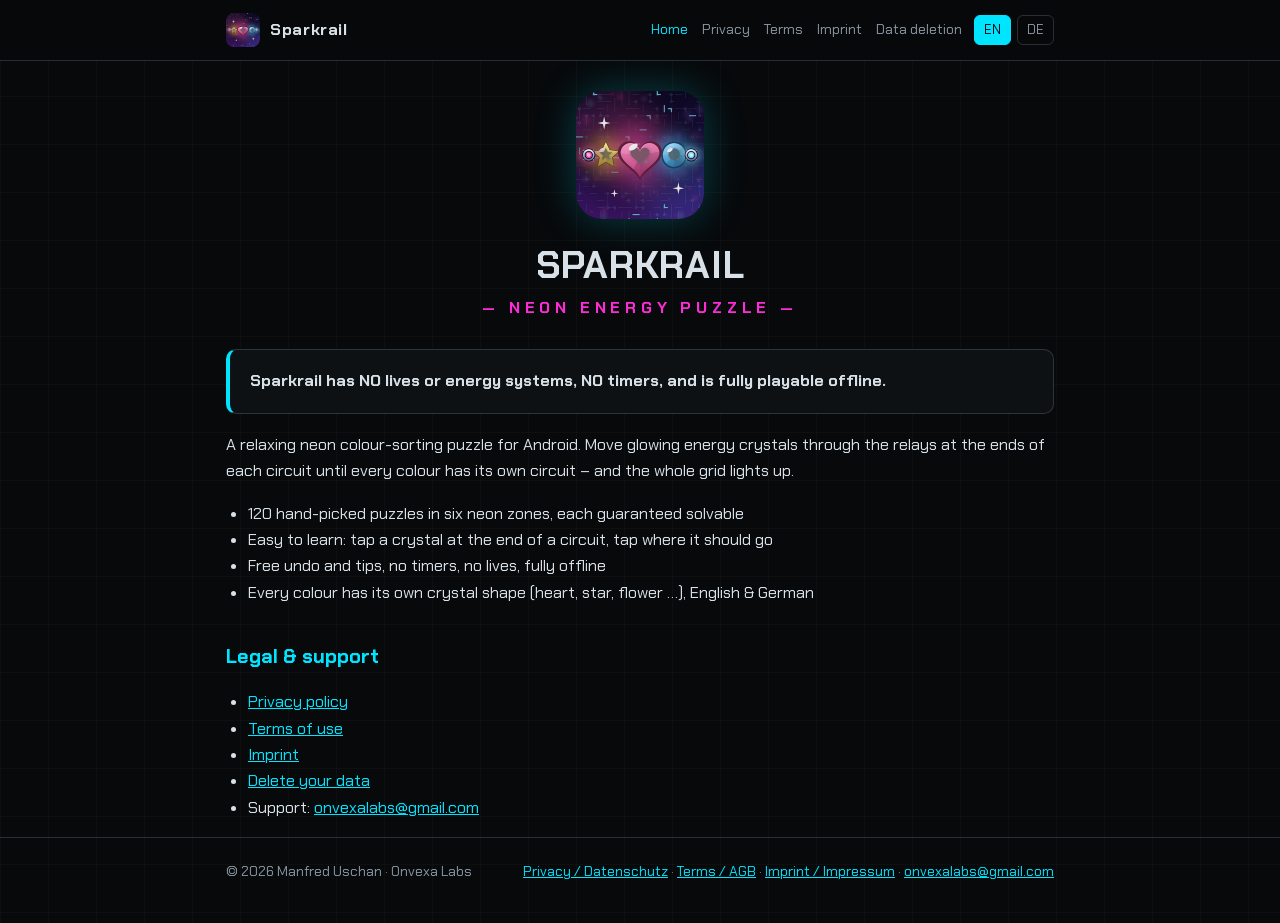
<file: index.html>
<!doctype html>
<html lang="en">
<head>
  <meta charset="utf-8">
  <meta name="viewport" content="width=device-width, initial-scale=1">
  <title>Sparkrail</title>
  <meta name="title-en" content="Sparkrail">
  <meta name="title-de" content="Sparkrail">
  <meta name="description" content="Neon energy-circuit colour sorting puzzle for Android. No lives, no timers, fully offline.">
  <meta name="theme-color" content="#07090b">
  <link rel="icon" type="image/png" href="assets/favicon.png">
  <link rel="apple-touch-icon" href="assets/apple-touch-icon.png">
  <link rel="stylesheet" href="assets/style.css">
  <script src="assets/site.js"></script>
</head>
<body>
  <header class="top">
    <div class="wrap bar">
      <a class="brand" href="index.html"><img src="assets/icon.png" alt="">Sparkrail</a>
      <nav class="links">
        <a href="index.html" aria-current="page"><span data-lang="en">Home</span><span data-lang="de">Start</span></a>
        <a href="privacy.html"><span data-lang="en">Privacy</span><span data-lang="de">Datenschutz</span></a>
        <a href="terms.html"><span data-lang="en">Terms</span><span data-lang="de">Nutzungsbedingungen</span></a>
        <a href="imprint.html"><span data-lang="en">Imprint</span><span data-lang="de">Impressum</span></a>
        <a href="delete-data.html"><span data-lang="en">Data deletion</span><span data-lang="de">Datenlöschung</span></a>
      </nav>
      <div class="lang" role="group" aria-label="Language">
        <button type="button" data-set="en" aria-pressed="false">EN</button>
        <button type="button" data-set="de" aria-pressed="false">DE</button>
      </div>
    </div>
  </header>
  <main class="wrap">
    <article data-lang="en" lang="en">

      <section class="hero">
        <img src="assets/icon.png" alt="Sparkrail icon" width="128" height="128">
        <h1>SPARKRAIL</h1>
        <div class="sub">— NEON ENERGY PUZZLE —</div>
      </section>
      <p class="card promise"><strong>Sparkrail has NO lives or energy systems, NO timers, and is fully playable offline.</strong></p>
      <p>A relaxing neon colour-sorting puzzle for Android. Move glowing energy crystals through the relays at the ends
      of each circuit until every colour has its own circuit – and the whole grid lights up.</p>
      <ul>
        <li>120 hand-picked puzzles in six neon zones, each guaranteed solvable</li>
        <li>Easy to learn: tap a crystal at the end of a circuit, tap where it should go</li>
        <li>Free undo and tips, no timers, no lives, fully offline</li>
        <li>Every colour has its own crystal shape (heart, star, flower …), English &amp; German</li>
      </ul>
      <h2>Legal &amp; support</h2>
      <ul>
        <li><a href="privacy.html">Privacy policy</a></li>
        <li><a href="terms.html">Terms of use</a></li>
        <li><a href="imprint.html">Imprint</a></li>
        <li><a href="delete-data.html">Delete your data</a></li>
        <li>Support: <a href="mailto:onvexalabs@gmail.com">onvexalabs@gmail.com</a></li>
      </ul>

    </article>
    <article data-lang="de" lang="de">

      <section class="hero">
        <img src="assets/icon.png" alt="Sparkrail Icon" width="128" height="128">
        <h1>SPARKRAIL</h1>
        <div class="sub">— NEON ENERGY PUZZLE —</div>
      </section>
      <p class="card promise"><strong>Sparkrail hat KEINE Leben- oder Energiesysteme, KEINE Timer und ist vollständig offline spielbar.</strong></p>
      <p>Ein entspannendes Neon-Farb-Sortierrätsel für Android. Bewege leuchtende Energiekristalle über die Relais an den
      Enden der Kreise, bis jede Farbe ihren eigenen Kreis hat – und das ganze Netz aufleuchtet.</p>
      <ul>
        <li>120 ausgewählte Rätsel in sechs Neon-Zonen, jedes garantiert lösbar</li>
        <li>Leicht zu lernen: Kristall am Ende eines Kreises antippen, Ziel antippen</li>
        <li>Kostenloses Rückgängig, hilfreiche Tipps, keine Timer, keine Leben – komplett offline</li>
        <li>Jede Farbe hat ihre eigene Kristallform (Herz, Stern, Blume …), Deutsch &amp; Englisch</li>
      </ul>
      <h2>Rechtliches &amp; Support</h2>
      <ul>
        <li><a href="privacy.html?lang=de">Datenschutzerklärung</a></li>
        <li><a href="terms.html?lang=de">Nutzungsbedingungen</a></li>
        <li><a href="imprint.html?lang=de">Impressum</a></li>
        <li><a href="delete-data.html?lang=de">Datenlöschung</a></li>
        <li>Support: <a href="mailto:onvexalabs@gmail.com">onvexalabs@gmail.com</a></li>
      </ul>

    </article>
  </main>
  <footer>
    <div class="wrap">
      <span>© 2026 Manfred Uschan · Onvexa Labs</span>
      <span><a href="privacy.html">Privacy / Datenschutz</a> · <a href="terms.html">Terms / AGB</a> · <a href="imprint.html">Imprint / Impressum</a> · <a href="mailto:onvexalabs@gmail.com">onvexalabs@gmail.com</a></span>
    </div>
  </footer>
</body>
</html>
</file>
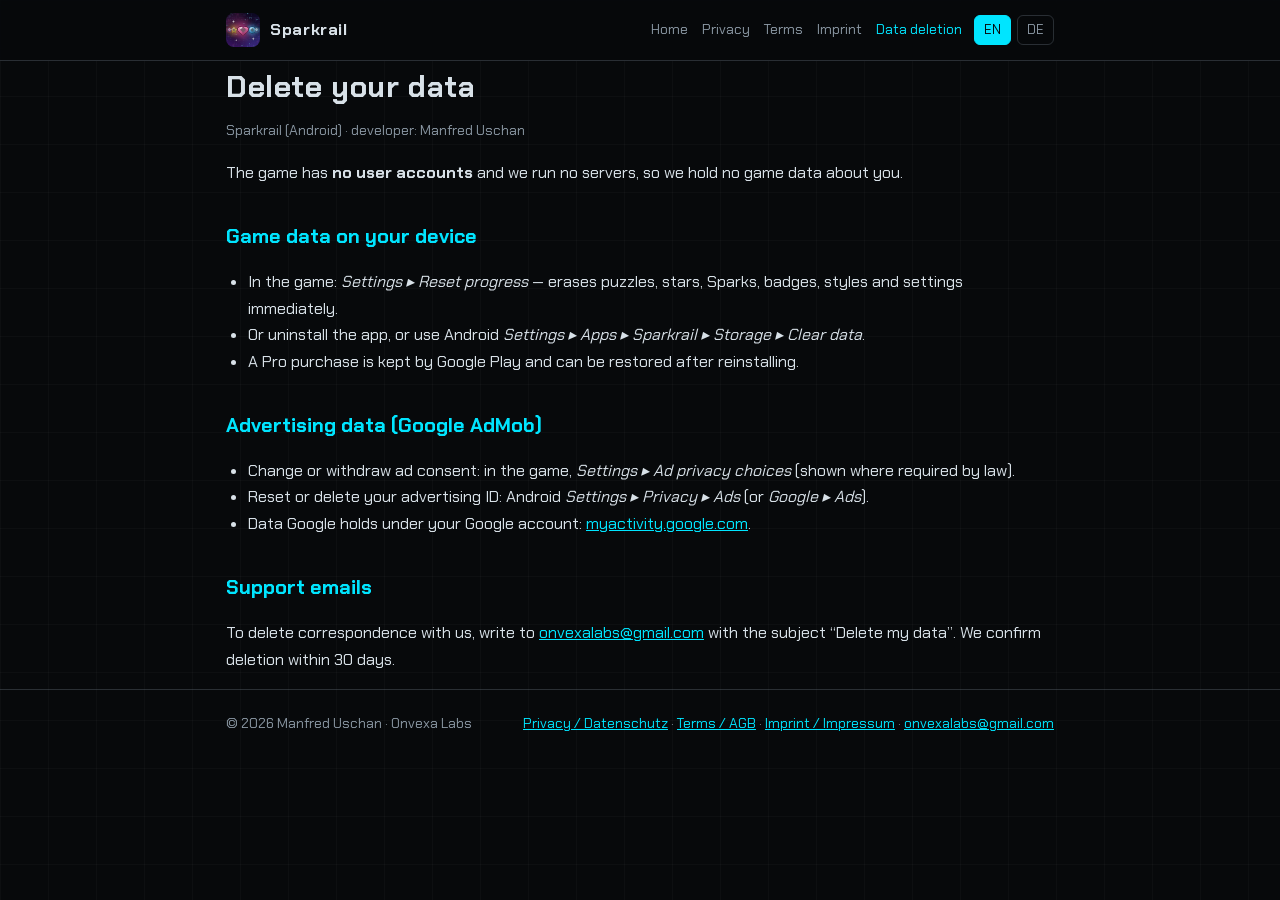
<file: delete-data.html>
<!doctype html>
<html lang="en">
<head>
  <meta charset="utf-8">
  <meta name="viewport" content="width=device-width, initial-scale=1">
  <title>Delete your data · Sparkrail</title>
  <meta name="title-en" content="Delete your data · Sparkrail">
  <meta name="title-de" content="Daten löschen · Sparkrail">
  <meta name="description" content="How to delete data for Sparkrail.">
  <meta name="theme-color" content="#07090b">
  <link rel="icon" type="image/png" href="assets/favicon.png">
  <link rel="apple-touch-icon" href="assets/apple-touch-icon.png">
  <link rel="stylesheet" href="assets/style.css">
  <script src="assets/site.js"></script>
</head>
<body>
  <header class="top">
    <div class="wrap bar">
      <a class="brand" href="index.html"><img src="assets/icon.png" alt="">Sparkrail</a>
      <nav class="links">
        <a href="index.html"><span data-lang="en">Home</span><span data-lang="de">Start</span></a>
        <a href="privacy.html"><span data-lang="en">Privacy</span><span data-lang="de">Datenschutz</span></a>
        <a href="terms.html"><span data-lang="en">Terms</span><span data-lang="de">Nutzungsbedingungen</span></a>
        <a href="imprint.html"><span data-lang="en">Imprint</span><span data-lang="de">Impressum</span></a>
        <a href="delete-data.html" aria-current="page"><span data-lang="en">Data deletion</span><span data-lang="de">Datenlöschung</span></a>
      </nav>
      <div class="lang" role="group" aria-label="Language">
        <button type="button" data-set="en" aria-pressed="false">EN</button>
        <button type="button" data-set="de" aria-pressed="false">DE</button>
      </div>
    </div>
  </header>
  <main class="wrap">
    <article data-lang="en" lang="en">

      <h1>Delete your data</h1>
      <p class="meta">Sparkrail (Android) · developer: Manfred Uschan</p>
      <p>The game has <strong>no user accounts</strong> and we run no servers, so we hold no game data about you.</p>
      <h2>Game data on your device</h2>
      <ul>
        <li>In the game: <em>Settings ▸ Reset progress</em> — erases puzzles, stars, Sparks, badges, styles and settings immediately.</li>
        <li>Or uninstall the app, or use Android <em>Settings ▸ Apps ▸ Sparkrail ▸ Storage ▸ Clear data</em>.</li>
        <li>A Pro purchase is kept by Google Play and can be restored after reinstalling.</li>
      </ul>
      <h2>Advertising data (Google AdMob)</h2>
      <ul>
        <li>Change or withdraw ad consent: in the game, <em>Settings ▸ Ad privacy choices</em> (shown where required by law).</li>
        <li>Reset or delete your advertising ID: Android <em>Settings ▸ Privacy ▸ Ads</em> (or <em>Google ▸ Ads</em>).</li>
        <li>Data Google holds under your Google account: <a href="https://myactivity.google.com" rel="noopener">myactivity.google.com</a>.</li>
      </ul>
      <h2>Support emails</h2>
      <p>To delete correspondence with us, write to <a href="mailto:onvexalabs@gmail.com">onvexalabs@gmail.com</a> with the subject “Delete my data”. We confirm deletion within 30 days.</p>

    </article>
    <article data-lang="de" lang="de">

      <h1>Daten löschen</h1>
      <p class="meta">Sparkrail (Android) · Entwickler: Manfred Uschan</p>
      <p>Das Spiel hat <strong>keine Benutzerkonten</strong> und wir betreiben keine Server; wir speichern also keine Spieldaten über dich.</p>
      <h2>Spieldaten auf deinem Gerät</h2>
      <ul>
        <li>Im Spiel: <em>Einstellungen ▸ Fortschritt zurücksetzen</em> – löscht Rätsel, Sterne, Funken, Abzeichen, Stile und Einstellungen sofort.</li>
        <li>Oder die App deinstallieren bzw. unter Android <em>Einstellungen ▸ Apps ▸ Sparkrail ▸ Speicher ▸ Daten löschen</em>.</li>
        <li>Ein Pro-Kauf bleibt bei Google Play erhalten und kann nach einer Neuinstallation wiederhergestellt werden.</li>
      </ul>
      <h2>Werbedaten (Google AdMob)</h2>
      <ul>
        <li>Werbe-Einwilligung ändern oder widerrufen: im Spiel <em>Einstellungen ▸ Werbe-Datenschutzoptionen</em> (wo gesetzlich erforderlich).</li>
        <li>Werbe-ID zurücksetzen oder löschen: Android <em>Einstellungen ▸ Datenschutz ▸ Werbung</em> (bzw. <em>Google ▸ Werbung</em>).</li>
        <li>Bei Google unter deinem Konto gespeicherte Daten: <a href="https://myactivity.google.com" rel="noopener">myactivity.google.com</a>.</li>
      </ul>
      <h2>Support-E-Mails</h2>
      <p>Um die Korrespondenz mit uns löschen zu lassen, schreibe an <a href="mailto:onvexalabs@gmail.com">onvexalabs@gmail.com</a> mit dem Betreff „Daten löschen“. Wir bestätigen die Löschung innerhalb von 30 Tagen.</p>

    </article>
  </main>
  <footer>
    <div class="wrap">
      <span>© 2026 Manfred Uschan · Onvexa Labs</span>
      <span><a href="privacy.html">Privacy / Datenschutz</a> · <a href="terms.html">Terms / AGB</a> · <a href="imprint.html">Imprint / Impressum</a> · <a href="mailto:onvexalabs@gmail.com">onvexalabs@gmail.com</a></span>
    </div>
  </footer>
</body>
</html>
</file>
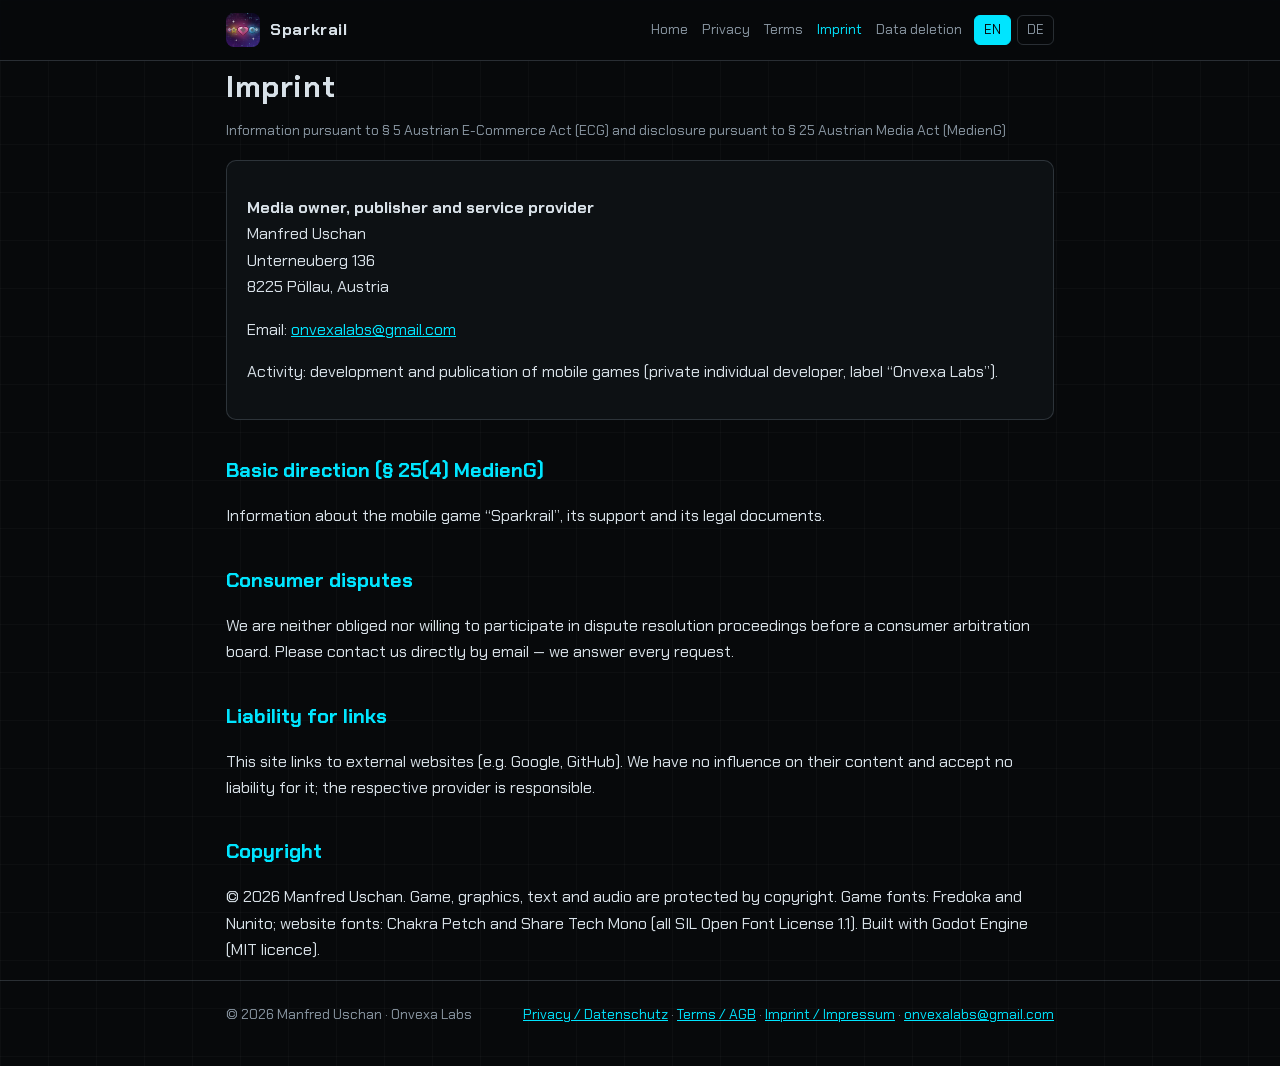
<file: imprint.html>
<!doctype html>
<html lang="en">
<head>
  <meta charset="utf-8">
  <meta name="viewport" content="width=device-width, initial-scale=1">
  <title>Imprint · Sparkrail</title>
  <meta name="title-en" content="Imprint · Sparkrail">
  <meta name="title-de" content="Impressum · Sparkrail">
  <meta name="description" content="Imprint / Impressum for Sparkrail.">
  <meta name="theme-color" content="#07090b">
  <link rel="icon" type="image/png" href="assets/favicon.png">
  <link rel="apple-touch-icon" href="assets/apple-touch-icon.png">
  <link rel="stylesheet" href="assets/style.css">
  <script src="assets/site.js"></script>
</head>
<body>
  <header class="top">
    <div class="wrap bar">
      <a class="brand" href="index.html"><img src="assets/icon.png" alt="">Sparkrail</a>
      <nav class="links">
        <a href="index.html"><span data-lang="en">Home</span><span data-lang="de">Start</span></a>
        <a href="privacy.html"><span data-lang="en">Privacy</span><span data-lang="de">Datenschutz</span></a>
        <a href="terms.html"><span data-lang="en">Terms</span><span data-lang="de">Nutzungsbedingungen</span></a>
        <a href="imprint.html" aria-current="page"><span data-lang="en">Imprint</span><span data-lang="de">Impressum</span></a>
        <a href="delete-data.html"><span data-lang="en">Data deletion</span><span data-lang="de">Datenlöschung</span></a>
      </nav>
      <div class="lang" role="group" aria-label="Language">
        <button type="button" data-set="en" aria-pressed="false">EN</button>
        <button type="button" data-set="de" aria-pressed="false">DE</button>
      </div>
    </div>
  </header>
  <main class="wrap">
    <article data-lang="en" lang="en">

      <h1>Imprint</h1>
      <p class="meta">Information pursuant to § 5 Austrian E-Commerce Act (ECG) and disclosure pursuant to § 25 Austrian Media Act (MedienG)</p>
      <div class="card">
        <p><strong>Media owner, publisher and service provider</strong><br>
        Manfred Uschan<br>Unterneuberg 136<br>8225 Pöllau, Austria</p>
        <p>Email: <a href="mailto:onvexalabs@gmail.com">onvexalabs@gmail.com</a></p>
        <p>Activity: development and publication of mobile games (private individual developer, label “Onvexa Labs”).</p>
      </div>
      <h2>Basic direction (§ 25(4) MedienG)</h2>
      <p>Information about the mobile game “Sparkrail”, its support and its legal documents.</p>
      <h2>Consumer disputes</h2>
      <p>We are neither obliged nor willing to participate in dispute resolution proceedings before a consumer arbitration board.
      Please contact us directly by email — we answer every request.</p>
      <h2>Liability for links</h2>
      <p>This site links to external websites (e.g. Google, GitHub). We have no influence on their content and accept no liability
      for it; the respective provider is responsible.</p>
      <h2>Copyright</h2>
      <p>© 2026 Manfred Uschan. Game, graphics, text and audio are protected by copyright. Game fonts: Fredoka and Nunito;
      website fonts: Chakra Petch and Share Tech Mono (all SIL Open Font License 1.1). Built with Godot Engine (MIT licence).</p>

    </article>
    <article data-lang="de" lang="de">

      <h1>Impressum</h1>
      <p class="meta">Informationspflicht gemäß § 5 E-Commerce-Gesetz (ECG) und Offenlegung gemäß § 25 Mediengesetz (MedienG)</p>
      <div class="card">
        <p><strong>Medieninhaber, Herausgeber und Diensteanbieter</strong><br>
        Manfred Uschan<br>Unterneuberg 136<br>8225 Pöllau<br>Österreich</p>
        <p>E-Mail: <a href="mailto:onvexalabs@gmail.com">onvexalabs@gmail.com</a></p>
        <p>Tätigkeit: Entwicklung und Veröffentlichung von Handyspielen (privater Einzelentwickler, Label „Onvexa Labs“).</p>
      </div>
      <h2>Grundlegende Richtung (§ 25 Abs. 4 MedienG)</h2>
      <p>Informationen über das Handyspiel „Sparkrail“, dessen Support und rechtliche Dokumente.</p>
      <h2>Verbraucherstreitbeilegung</h2>
      <p>Wir sind weder verpflichtet noch bereit, an Streitbeilegungsverfahren vor einer Verbraucherschlichtungsstelle teilzunehmen.
      Bitte kontaktiere uns direkt per E-Mail – wir beantworten jede Anfrage.</p>
      <h2>Haftung für Links</h2>
      <p>Diese Website verlinkt auf externe Seiten (z. B. Google, GitHub). Auf deren Inhalte haben wir keinen Einfluss und übernehmen
      dafür keine Haftung; verantwortlich ist der jeweilige Anbieter.</p>
      <h2>Urheberrecht</h2>
      <p>© 2026 Manfred Uschan. Spiel, Grafiken, Texte und Audio sind urheberrechtlich geschützt. Schriften im Spiel: Fredoka und
      Nunito; auf der Website: Chakra Petch und Share Tech Mono (alle SIL Open Font License 1.1). Erstellt mit der Godot Engine (MIT-Lizenz).</p>

    </article>
  </main>
  <footer>
    <div class="wrap">
      <span>© 2026 Manfred Uschan · Onvexa Labs</span>
      <span><a href="privacy.html">Privacy / Datenschutz</a> · <a href="terms.html">Terms / AGB</a> · <a href="imprint.html">Imprint / Impressum</a> · <a href="mailto:onvexalabs@gmail.com">onvexalabs@gmail.com</a></span>
    </div>
  </footer>
</body>
</html>
</file>
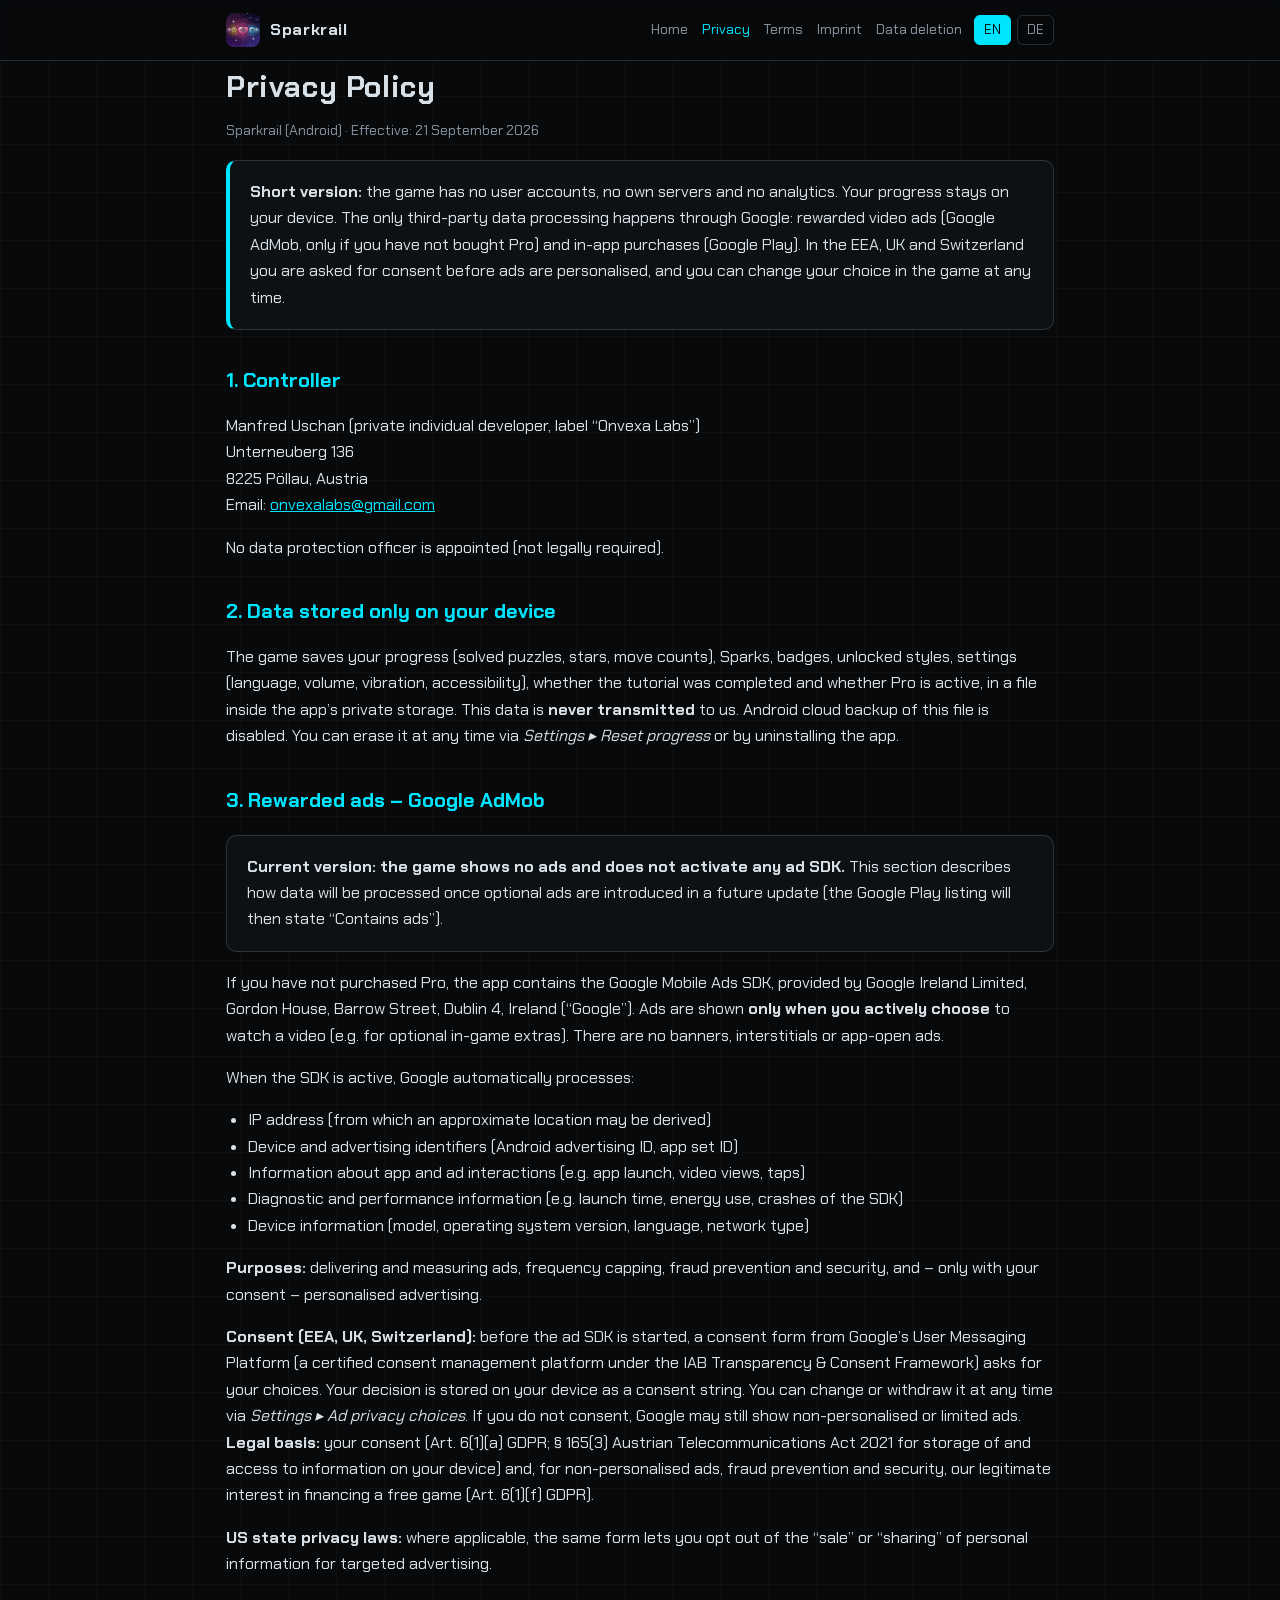
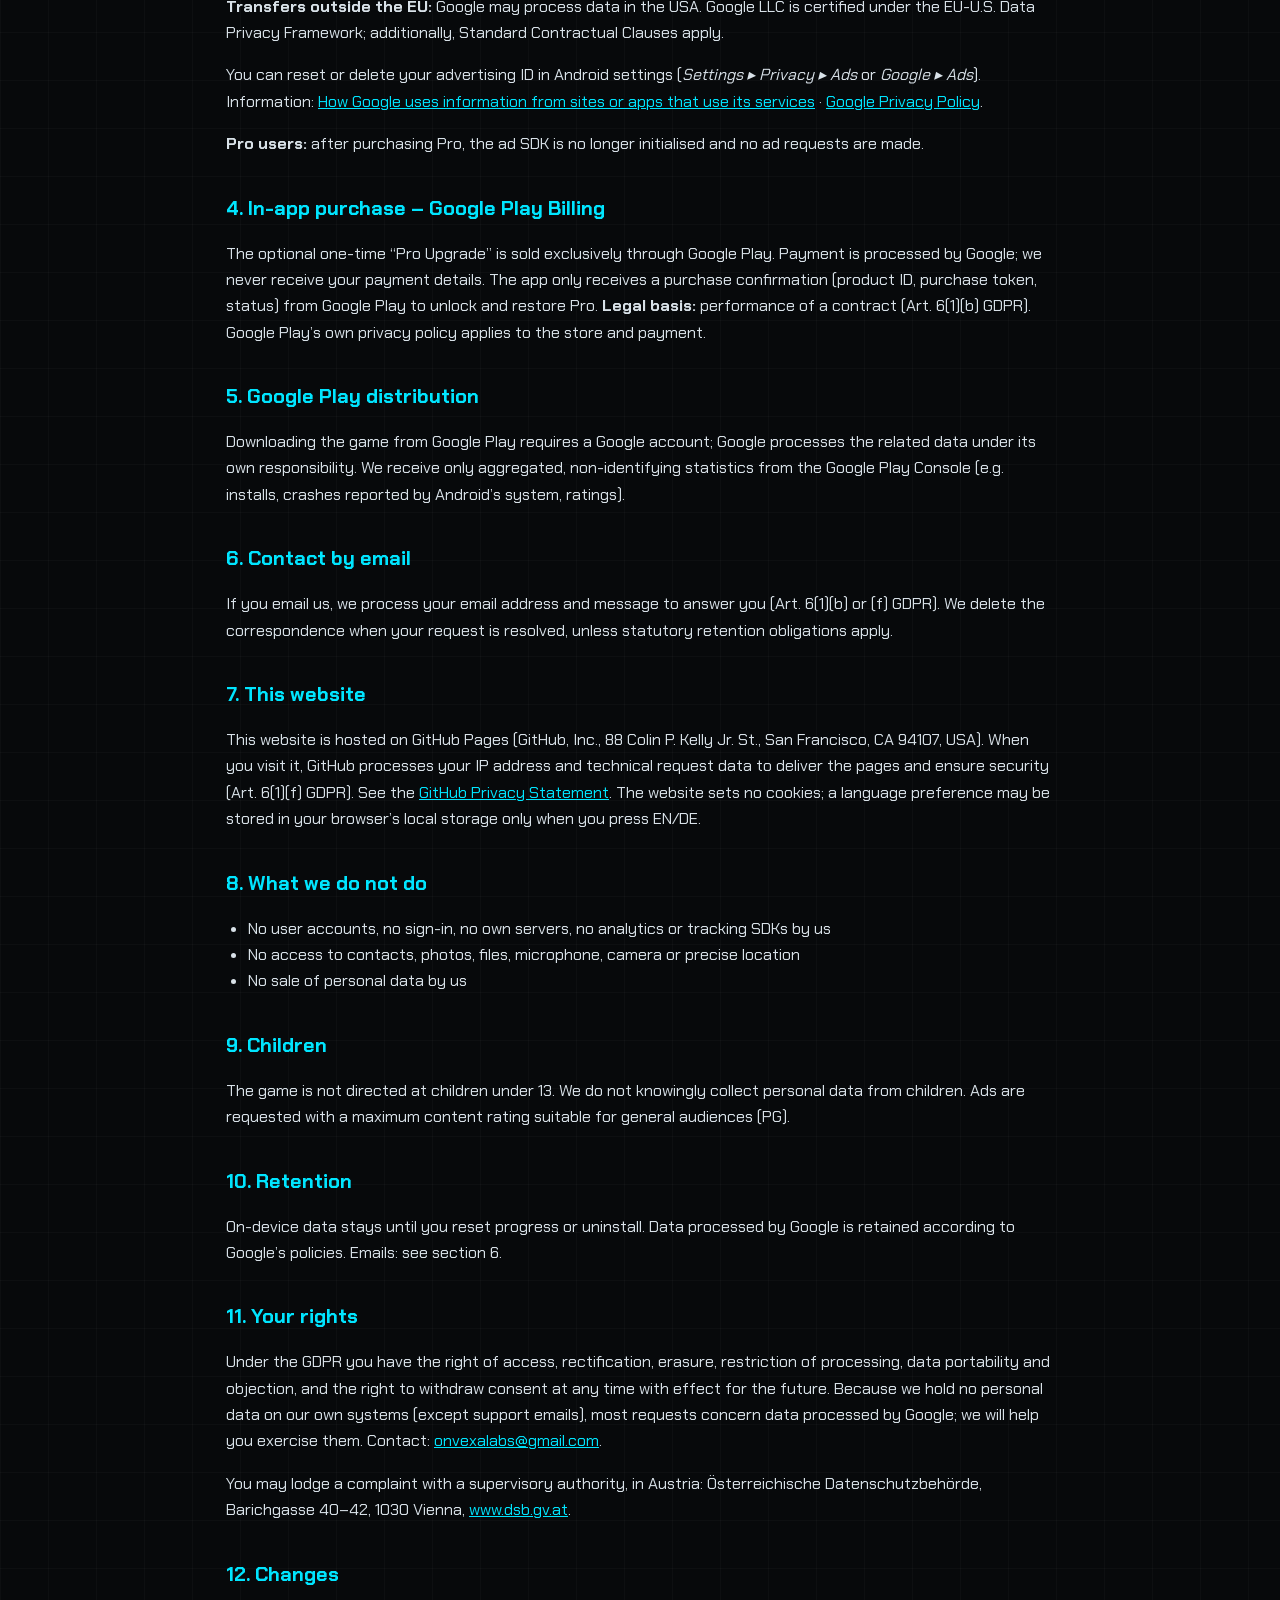
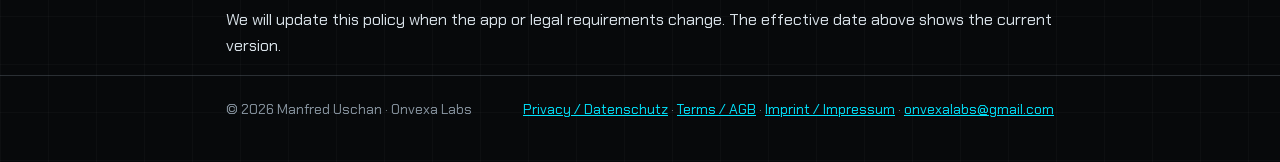
<file: privacy.html>
<!doctype html>
<html lang="en">
<head>
  <meta charset="utf-8">
  <meta name="viewport" content="width=device-width, initial-scale=1">
  <title>Privacy Policy · Sparkrail</title>
  <meta name="title-en" content="Privacy Policy · Sparkrail">
  <meta name="title-de" content="Datenschutzerklärung · Sparkrail">
  <meta name="description" content="Privacy policy for Sparkrail.">
  <meta name="theme-color" content="#07090b">
  <link rel="icon" type="image/png" href="assets/favicon.png">
  <link rel="apple-touch-icon" href="assets/apple-touch-icon.png">
  <link rel="stylesheet" href="assets/style.css">
  <script src="assets/site.js"></script>
</head>
<body>
  <header class="top">
    <div class="wrap bar">
      <a class="brand" href="index.html"><img src="assets/icon.png" alt="">Sparkrail</a>
      <nav class="links">
        <a href="index.html"><span data-lang="en">Home</span><span data-lang="de">Start</span></a>
        <a href="privacy.html" aria-current="page"><span data-lang="en">Privacy</span><span data-lang="de">Datenschutz</span></a>
        <a href="terms.html"><span data-lang="en">Terms</span><span data-lang="de">Nutzungsbedingungen</span></a>
        <a href="imprint.html"><span data-lang="en">Imprint</span><span data-lang="de">Impressum</span></a>
        <a href="delete-data.html"><span data-lang="en">Data deletion</span><span data-lang="de">Datenlöschung</span></a>
      </nav>
      <div class="lang" role="group" aria-label="Language">
        <button type="button" data-set="en" aria-pressed="false">EN</button>
        <button type="button" data-set="de" aria-pressed="false">DE</button>
      </div>
    </div>
  </header>
  <main class="wrap">
    <article data-lang="en" lang="en">

      <h1>Privacy Policy</h1>
      <p class="meta">Sparkrail (Android) · Effective: 21 September 2026</p>

      <div class="card promise">
        <strong>Short version:</strong> the game has no user accounts, no own servers and no analytics. Your progress stays on your
        device. The only third-party data processing happens through Google: rewarded video ads (Google AdMob, only if you have not
        bought Pro) and in-app purchases (Google Play). In the EEA, UK and Switzerland you are asked for consent before ads are
        personalised, and you can change your choice in the game at any time.
      </div>

      <h2>1. Controller</h2>
      <p>Manfred Uschan (private individual developer, label “Onvexa Labs”)<br>Unterneuberg 136<br>8225 Pöllau, Austria<br>Email: <a href="mailto:onvexalabs@gmail.com">onvexalabs@gmail.com</a></p>
      <p>No data protection officer is appointed (not legally required).</p>

      <h2>2. Data stored only on your device</h2>
      <p>The game saves your progress (solved puzzles, stars, move counts), Sparks, badges, unlocked styles,
      settings (language, volume, vibration, accessibility), whether the tutorial was completed and whether Pro is active, in a file
      inside the app’s private storage. This data is <strong>never transmitted</strong> to us. Android cloud backup of this file is
      disabled. You can erase it at any time via <em>Settings ▸ Reset progress</em> or by uninstalling the app.</p>

      <h2>3. Rewarded ads – Google AdMob</h2>
      <p class="card"><strong>Current version: the game shows no ads and does not activate any ad SDK.</strong> This section
      describes how data will be processed once optional ads are introduced in a future update (the Google Play listing will
      then state “Contains ads”).</p>
      <p>If you have not purchased Pro, the app contains the Google Mobile Ads SDK, provided by Google Ireland Limited, Gordon House,
      Barrow Street, Dublin 4, Ireland (“Google”). Ads are shown <strong>only when you actively choose</strong> to watch a video
      (e.g. for optional in-game extras). There are no banners, interstitials or app-open ads.</p>
      <p>When the SDK is active, Google automatically processes:</p>
      <ul>
        <li>IP address (from which an approximate location may be derived)</li>
        <li>Device and advertising identifiers (Android advertising ID, app set ID)</li>
        <li>Information about app and ad interactions (e.g. app launch, video views, taps)</li>
        <li>Diagnostic and performance information (e.g. launch time, energy use, crashes of the SDK)</li>
        <li>Device information (model, operating system version, language, network type)</li>
      </ul>
      <p><strong>Purposes:</strong> delivering and measuring ads, frequency capping, fraud prevention and security, and – only with
      your consent – personalised advertising.</p>
      <p><strong>Consent (EEA, UK, Switzerland):</strong> before the ad SDK is started, a consent form from Google’s User Messaging
      Platform (a certified consent management platform under the IAB Transparency &amp; Consent Framework) asks for your choices.
      Your decision is stored on your device as a consent string. You can change or withdraw it at any time via
      <em>Settings ▸ Ad privacy choices</em>. If you do not consent, Google may still show non-personalised or limited ads.
      <strong>Legal basis:</strong> your consent (Art. 6(1)(a) GDPR; § 165(3) Austrian Telecommunications Act 2021 for storage of
      and access to information on your device) and, for non-personalised ads, fraud prevention and security, our legitimate
      interest in financing a free game (Art. 6(1)(f) GDPR).</p>
      <p><strong>US state privacy laws:</strong> where applicable, the same form lets you opt out of the “sale” or “sharing” of
      personal information for targeted advertising.</p>
      <p><strong>Transfers outside the EU:</strong> Google may process data in the USA. Google LLC is certified under the EU-U.S.
      Data Privacy Framework; additionally, Standard Contractual Clauses apply.</p>
      <p>You can reset or delete your advertising ID in Android settings (<em>Settings ▸ Privacy ▸ Ads</em> or <em>Google ▸ Ads</em>).
      Information: <a href="https://policies.google.com/technologies/partner-sites" rel="noopener">How Google uses information from
      sites or apps that use its services</a> · <a href="https://policies.google.com/privacy" rel="noopener">Google Privacy Policy</a>.</p>
      <p><strong>Pro users:</strong> after purchasing Pro, the ad SDK is no longer initialised and no ad requests are made.</p>

      <h2>4. In-app purchase – Google Play Billing</h2>
      <p>The optional one-time “Pro Upgrade” is sold exclusively through Google Play. Payment is processed by Google; we never
      receive your payment details. The app only receives a purchase confirmation (product ID, purchase token, status) from Google
      Play to unlock and restore Pro. <strong>Legal basis:</strong> performance of a contract (Art. 6(1)(b) GDPR). Google Play’s
      own privacy policy applies to the store and payment.</p>

      <h2>5. Google Play distribution</h2>
      <p>Downloading the game from Google Play requires a Google account; Google processes the related data under its own
      responsibility. We receive only aggregated, non-identifying statistics from the Google Play Console (e.g. installs, crashes
      reported by Android’s system, ratings).</p>

      <h2>6. Contact by email</h2>
      <p>If you email us, we process your email address and message to answer you (Art. 6(1)(b) or (f) GDPR). We delete the
      correspondence when your request is resolved, unless statutory retention obligations apply.</p>

      <h2>7. This website</h2>
      <p>This website is hosted on GitHub Pages (GitHub, Inc., 88 Colin P. Kelly Jr. St., San Francisco, CA 94107, USA). When you
      visit it, GitHub processes your IP address and technical request data to deliver the pages and ensure security
      (Art. 6(1)(f) GDPR). See the <a href="https://docs.github.com/en/site-policy/privacy-policies/github-general-privacy-statement" rel="noopener">GitHub Privacy Statement</a>.
      The website sets no cookies; a language preference may be stored in your browser’s local storage only when you press EN/DE.</p>

      <h2>8. What we do not do</h2>
      <ul>
        <li>No user accounts, no sign-in, no own servers, no analytics or tracking SDKs by us</li>
        <li>No access to contacts, photos, files, microphone, camera or precise location</li>
        <li>No sale of personal data by us</li>
      </ul>

      <h2>9. Children</h2>
      <p>The game is not directed at children under 13. We do not knowingly collect personal data from children. Ads are
      requested with a maximum content rating suitable for general audiences (PG).</p>

      <h2>10. Retention</h2>
      <p>On-device data stays until you reset progress or uninstall. Data processed by Google is retained according to Google’s
      policies. Emails: see section 6.</p>

      <h2>11. Your rights</h2>
      <p>Under the GDPR you have the right of access, rectification, erasure, restriction of processing, data portability and
      objection, and the right to withdraw consent at any time with effect for the future. Because we hold no personal data on our
      own systems (except support emails), most requests concern data processed by Google; we will help you exercise them. Contact:
      <a href="mailto:onvexalabs@gmail.com">onvexalabs@gmail.com</a>.</p>
      <p>You may lodge a complaint with a supervisory authority, in Austria: Österreichische Datenschutzbehörde, Barichgasse 40–42,
      1030 Vienna, <a href="https://www.dsb.gv.at" rel="noopener">www.dsb.gv.at</a>.</p>

      <h2>12. Changes</h2>
      <p>We will update this policy when the app or legal requirements change. The effective date above shows the current version.</p>

    </article>
    <article data-lang="de" lang="de">

      <h1>Datenschutzerklärung</h1>
      <p class="meta">Sparkrail (Android) · Stand: 21. September 2026</p>

      <div class="card promise">
        <strong>Kurzfassung:</strong> Das Spiel hat keine Benutzerkonten, keine eigenen Server und keine Analyse-Tools. Dein
        Fortschritt bleibt auf deinem Gerät. Datenverarbeitung durch Dritte erfolgt nur über Google: Belohnungsvideos (Google AdMob,
        nur ohne Pro-Kauf) und In-App-Käufe (Google Play). Im EWR, im Vereinigten Königreich und in der Schweiz wirst du vor
        personalisierter Werbung um Einwilligung gebeten und kannst deine Wahl im Spiel jederzeit ändern.
      </div>

      <h2>1. Verantwortlicher</h2>
      <p>Manfred Uschan (privater Einzelentwickler, Label „Onvexa Labs“)<br>Unterneuberg 136<br>8225 Pöllau<br>Österreich<br>E-Mail: <a href="mailto:onvexalabs@gmail.com">onvexalabs@gmail.com</a></p>
      <p>Ein Datenschutzbeauftragter ist nicht bestellt (gesetzlich nicht erforderlich).</p>

      <h2>2. Nur auf deinem Gerät gespeicherte Daten</h2>
      <p>Das Spiel speichert deinen Fortschritt (gelöste Rätsel, Sterne, Zugzahlen), Funken, Abzeichen, freigeschaltete
      Deko-Stile, Einstellungen (Sprache, Lautstärke, Vibration, Barrierefreiheit), den Tutorial-Status und ob Pro aktiv
      ist, in einer Datei im privaten App-Speicher. Diese Daten werden <strong>niemals an uns übermittelt</strong>. Die
      Android-Cloud-Sicherung dieser Datei ist deaktiviert. Du kannst sie jederzeit über <em>Einstellungen ▸ Fortschritt
      zurücksetzen</em> oder durch Deinstallation löschen.</p>

      <h2>3. Belohnungswerbung – Google AdMob</h2>
      <p class="card"><strong>Aktuelle Version: Das Spiel zeigt keine Werbung und aktiviert kein Werbe-SDK.</strong> Dieser
      Abschnitt beschreibt die Datenverarbeitung, sobald in einem künftigen Update freiwillige Werbung eingeführt wird (der
      Google-Play-Eintrag weist dann „Enthält Werbung“ aus).</p>
      <p>Solange du Pro nicht gekauft hast, enthält die App das Google Mobile Ads SDK der Google Ireland Limited, Gordon House,
      Barrow Street, Dublin 4, Irland („Google“). Werbung wird <strong>nur angezeigt, wenn du aktiv ein Video auswählst</strong>
      (z. B. für optionale Extras im Spiel). Es gibt keine Banner, Interstitials oder
      App-Start-Werbung.</p>
      <p>Wenn das SDK aktiv ist, verarbeitet Google automatisch:</p>
      <ul>
        <li>IP-Adresse (daraus kann ein ungefährer Standort abgeleitet werden)</li>
        <li>Geräte- und Werbe-IDs (Android-Werbe-ID, App-Set-ID)</li>
        <li>Informationen über App- und Werbeinteraktionen (z. B. App-Start, Videoaufrufe, Tippen)</li>
        <li>Diagnose- und Leistungsdaten (z. B. Startzeit, Energieverbrauch, Abstürze des SDK)</li>
        <li>Geräteinformationen (Modell, Betriebssystemversion, Sprache, Netzwerktyp)</li>
      </ul>
      <p><strong>Zwecke:</strong> Auslieferung und Messung von Werbung, Frequenzbegrenzung, Betrugsprävention und Sicherheit sowie –
      nur mit deiner Einwilligung – personalisierte Werbung.</p>
      <p><strong>Einwilligung (EWR, UK, Schweiz):</strong> Bevor das Werbe-SDK gestartet wird, fragt ein Einwilligungsformular der
      User Messaging Platform von Google (eine zertifizierte Consent-Management-Plattform nach dem IAB Transparency &amp; Consent
      Framework) deine Auswahl ab. Deine Entscheidung wird als Einwilligungs-String auf deinem Gerät gespeichert. Du kannst sie
      jederzeit unter <em>Einstellungen ▸ Werbe-Datenschutzoptionen</em> ändern oder widerrufen. Ohne Einwilligung kann Google
      weiterhin nicht personalisierte bzw. eingeschränkte Werbung ausspielen.
      <strong>Rechtsgrundlage:</strong> deine Einwilligung (Art. 6 Abs. 1 lit. a DSGVO; § 165 Abs. 3 TKG 2021 für das Speichern von
      und den Zugriff auf Informationen auf deinem Gerät) sowie für nicht personalisierte Werbung, Betrugsprävention und Sicherheit
      unser berechtigtes Interesse an der Finanzierung eines kostenlosen Spiels (Art. 6 Abs. 1 lit. f DSGVO).</p>
      <p><strong>US-Bundesstaaten:</strong> Soweit anwendbar, ermöglicht dasselbe Formular den Widerspruch gegen „Verkauf“ oder
      „Weitergabe“ personenbezogener Daten für zielgerichtete Werbung.</p>
      <p><strong>Übermittlung in Drittländer:</strong> Google kann Daten in den USA verarbeiten. Google LLC ist nach dem
      EU-U.S. Data Privacy Framework zertifiziert; zusätzlich gelten Standardvertragsklauseln.</p>
      <p>Deine Werbe-ID kannst du in den Android-Einstellungen zurücksetzen oder löschen (<em>Einstellungen ▸ Datenschutz ▸ Werbung</em>
      bzw. <em>Google ▸ Werbung</em>). Informationen: <a href="https://policies.google.com/technologies/partner-sites?hl=de" rel="noopener">Wie
      Google Daten von Websites oder Apps nutzt, die Google-Dienste verwenden</a> ·
      <a href="https://policies.google.com/privacy?hl=de" rel="noopener">Datenschutzerklärung von Google</a>.</p>
      <p><strong>Pro-Nutzer:</strong> Nach dem Kauf von Pro wird das Werbe-SDK nicht mehr initialisiert und es werden keine
      Werbeanfragen gestellt.</p>

      <h2>4. In-App-Kauf – Google Play Billing</h2>
      <p>Das optionale einmalige „Pro-Upgrade“ wird ausschließlich über Google Play verkauft. Die Zahlung wickelt Google ab; wir
      erhalten niemals deine Zahlungsdaten. Die App erhält von Google Play nur eine Kaufbestätigung (Produkt-ID, Kauf-Token,
      Status), um Pro freizuschalten und wiederherzustellen. <strong>Rechtsgrundlage:</strong> Vertragserfüllung
      (Art. 6 Abs. 1 lit. b DSGVO). Für Store und Zahlung gilt die Datenschutzerklärung von Google Play.</p>

      <h2>5. Vertrieb über Google Play</h2>
      <p>Für den Download über Google Play ist ein Google-Konto erforderlich; Google verarbeitet diese Daten in eigener
      Verantwortung. Wir erhalten aus der Google Play Console nur zusammengefasste, nicht identifizierende Statistiken
      (z. B. Installationen, vom Android-System gemeldete Abstürze, Bewertungen).</p>

      <h2>6. Kontakt per E-Mail</h2>
      <p>Wenn du uns schreibst, verarbeiten wir deine E-Mail-Adresse und Nachricht zur Beantwortung (Art. 6 Abs. 1 lit. b bzw. f
      DSGVO). Wir löschen die Korrespondenz nach Erledigung, sofern keine gesetzlichen Aufbewahrungspflichten bestehen.</p>

      <h2>7. Diese Website</h2>
      <p>Diese Website wird über GitHub Pages betrieben (GitHub, Inc., 88 Colin P. Kelly Jr. St., San Francisco, CA 94107, USA).
      Beim Aufruf verarbeitet GitHub deine IP-Adresse und technische Anfragedaten, um die Seiten auszuliefern und die Sicherheit zu
      gewährleisten (Art. 6 Abs. 1 lit. f DSGVO). Siehe <a href="https://docs.github.com/de/site-policy/privacy-policies/github-general-privacy-statement" rel="noopener">GitHub-Datenschutzerklärung</a>.
      Die Website setzt keine Cookies; nur wenn du EN/DE wählst, wird die Sprachwahl im lokalen Speicher deines Browsers abgelegt.</p>

      <h2>8. Was wir nicht tun</h2>
      <ul>
        <li>Keine Benutzerkonten, kein Login, keine eigenen Server, keine Analyse- oder Tracking-SDKs unsererseits</li>
        <li>Kein Zugriff auf Kontakte, Fotos, Dateien, Mikrofon, Kamera oder genauen Standort</li>
        <li>Kein Verkauf personenbezogener Daten durch uns</li>
      </ul>

      <h2>9. Kinder</h2>
      <p>Das Spiel richtet sich nicht an Kinder unter 13 Jahren. Wir erheben wissentlich keine personenbezogenen Daten von Kindern.
      Werbung wird mit einer maximalen Inhaltseinstufung für ein allgemeines Publikum (PG) angefordert.</p>

      <h2>10. Speicherdauer</h2>
      <p>Daten auf dem Gerät bleiben bis zum Zurücksetzen oder zur Deinstallation. Von Google verarbeitete Daten werden gemäß den
      Richtlinien von Google gespeichert. E-Mails: siehe Abschnitt 6.</p>

      <h2>11. Deine Rechte</h2>
      <p>Nach der DSGVO hast du das Recht auf Auskunft, Berichtigung, Löschung, Einschränkung der Verarbeitung,
      Datenübertragbarkeit und Widerspruch sowie das Recht, eine Einwilligung jederzeit mit Wirkung für die Zukunft zu widerrufen.
      Da wir auf eigenen Systemen keine personenbezogenen Daten speichern (außer Support-E-Mails), betreffen die meisten Anfragen von
      Google verarbeitete Daten; wir unterstützen dich dabei. Kontakt: <a href="mailto:onvexalabs@gmail.com">onvexalabs@gmail.com</a>.</p>
      <p>Du kannst dich bei einer Aufsichtsbehörde beschweren, in Österreich: Österreichische Datenschutzbehörde, Barichgasse 40–42,
      1030 Wien, <a href="https://www.dsb.gv.at" rel="noopener">www.dsb.gv.at</a>.</p>

      <h2>12. Änderungen</h2>
      <p>Wir aktualisieren diese Erklärung, wenn sich die App oder die Rechtslage ändert. Das Datum oben zeigt die aktuelle Fassung.</p>

    </article>
  </main>
  <footer>
    <div class="wrap">
      <span>© 2026 Manfred Uschan · Onvexa Labs</span>
      <span><a href="privacy.html">Privacy / Datenschutz</a> · <a href="terms.html">Terms / AGB</a> · <a href="imprint.html">Imprint / Impressum</a> · <a href="mailto:onvexalabs@gmail.com">onvexalabs@gmail.com</a></span>
    </div>
  </footer>
</body>
</html>
</file>
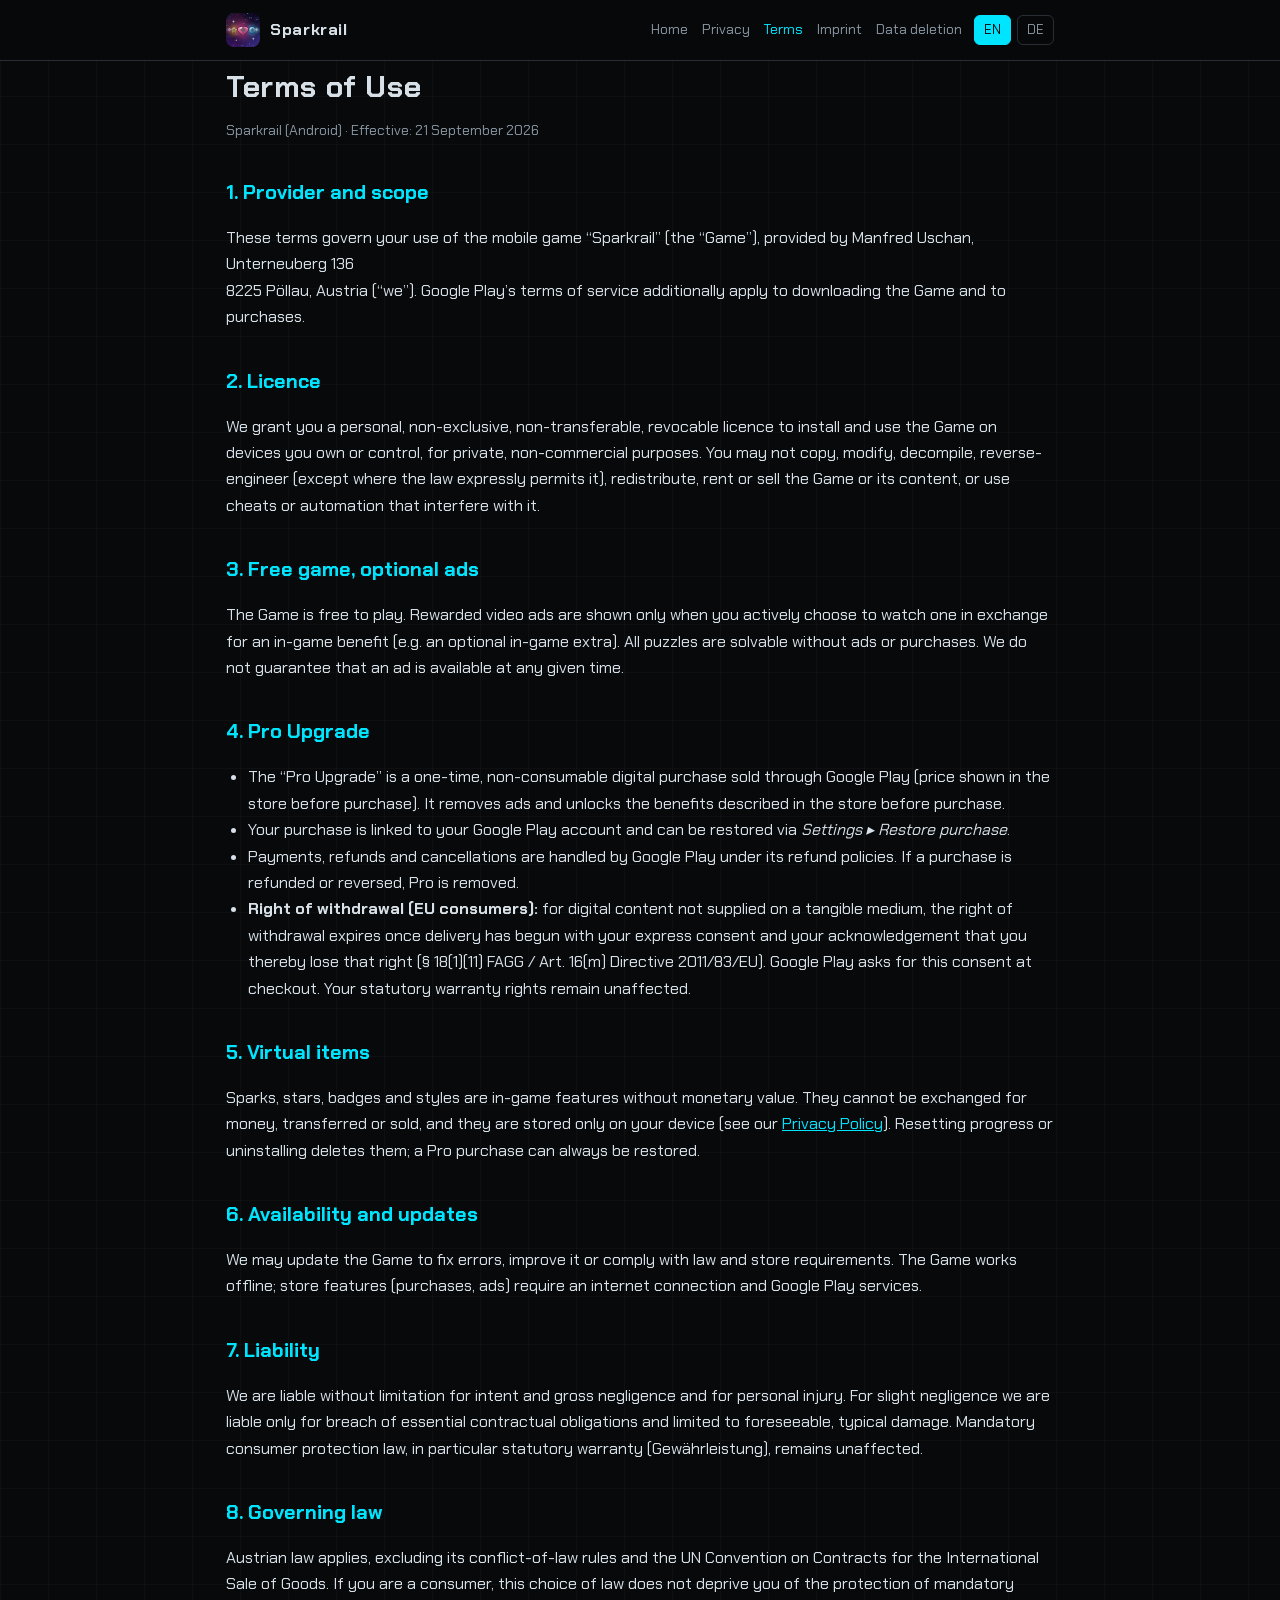
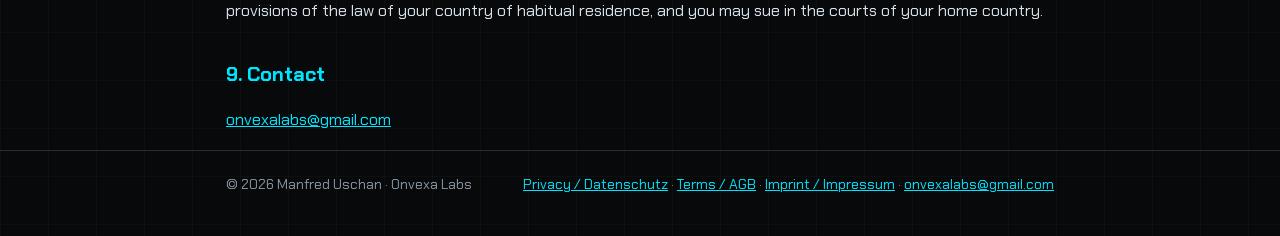
<file: terms.html>
<!doctype html>
<html lang="en">
<head>
  <meta charset="utf-8">
  <meta name="viewport" content="width=device-width, initial-scale=1">
  <title>Terms of Use · Sparkrail</title>
  <meta name="title-en" content="Terms of Use · Sparkrail">
  <meta name="title-de" content="Nutzungsbedingungen · Sparkrail">
  <meta name="description" content="Terms of use for Sparkrail.">
  <meta name="theme-color" content="#07090b">
  <link rel="icon" type="image/png" href="assets/favicon.png">
  <link rel="apple-touch-icon" href="assets/apple-touch-icon.png">
  <link rel="stylesheet" href="assets/style.css">
  <script src="assets/site.js"></script>
</head>
<body>
  <header class="top">
    <div class="wrap bar">
      <a class="brand" href="index.html"><img src="assets/icon.png" alt="">Sparkrail</a>
      <nav class="links">
        <a href="index.html"><span data-lang="en">Home</span><span data-lang="de">Start</span></a>
        <a href="privacy.html"><span data-lang="en">Privacy</span><span data-lang="de">Datenschutz</span></a>
        <a href="terms.html" aria-current="page"><span data-lang="en">Terms</span><span data-lang="de">Nutzungsbedingungen</span></a>
        <a href="imprint.html"><span data-lang="en">Imprint</span><span data-lang="de">Impressum</span></a>
        <a href="delete-data.html"><span data-lang="en">Data deletion</span><span data-lang="de">Datenlöschung</span></a>
      </nav>
      <div class="lang" role="group" aria-label="Language">
        <button type="button" data-set="en" aria-pressed="false">EN</button>
        <button type="button" data-set="de" aria-pressed="false">DE</button>
      </div>
    </div>
  </header>
  <main class="wrap">
    <article data-lang="en" lang="en">

      <h1>Terms of Use</h1>
      <p class="meta">Sparkrail (Android) · Effective: 21 September 2026</p>
      <h2>1. Provider and scope</h2>
      <p>These terms govern your use of the mobile game “Sparkrail” (the “Game”), provided by Manfred Uschan,
      Unterneuberg 136<br>8225 Pöllau, Austria (“we”). Google Play’s terms of service additionally apply to downloading the Game and to purchases.</p>
      <h2>2. Licence</h2>
      <p>We grant you a personal, non-exclusive, non-transferable, revocable licence to install and use the Game on devices you own
      or control, for private, non-commercial purposes. You may not copy, modify, decompile, reverse-engineer (except where the law
      expressly permits it), redistribute, rent or sell the Game or its content, or use cheats or automation that interfere with it.</p>
      <h2>3. Free game, optional ads</h2>
      <p>The Game is free to play. Rewarded video ads are shown only when you actively choose to watch one in exchange for an in-game
      benefit (e.g. an optional in-game extra). All puzzles are solvable without ads or purchases. We do
      not guarantee that an ad is available at any given time.</p>
      <h2>4. Pro Upgrade</h2>
      <ul>
        <li>The “Pro Upgrade” is a one-time, non-consumable digital purchase sold through Google Play (price shown in the store before
        purchase). It removes ads and unlocks the benefits described in the store before purchase.</li>
        <li>Your purchase is linked to your Google Play account and can be restored via <em>Settings ▸ Restore purchase</em>.</li>
        <li>Payments, refunds and cancellations are handled by Google Play under its refund policies. If a purchase is refunded or
        reversed, Pro is removed.</li>
        <li><strong>Right of withdrawal (EU consumers):</strong> for digital content not supplied on a tangible medium, the right of
        withdrawal expires once delivery has begun with your express consent and your acknowledgement that you thereby lose that
        right (§ 18(1)(11) FAGG / Art. 16(m) Directive 2011/83/EU). Google Play asks for this consent at checkout. Your statutory
        warranty rights remain unaffected.</li>
      </ul>
      <h2>5. Virtual items</h2>
      <p>Sparks, stars, badges and styles are in-game features without monetary value. They cannot be exchanged for money,
      transferred or sold, and they are stored only on your device (see our <a href="privacy.html">Privacy Policy</a>). Resetting
      progress or uninstalling deletes them; a Pro purchase can always be restored.</p>
      <h2>6. Availability and updates</h2>
      <p>We may update the Game to fix errors, improve it or comply with law and store requirements. The Game works offline;
      store features (purchases, ads) require an internet connection and Google Play services.</p>
      <h2>7. Liability</h2>
      <p>We are liable without limitation for intent and gross negligence and for personal injury. For slight negligence we are liable
      only for breach of essential contractual obligations and limited to foreseeable, typical damage. Mandatory consumer protection
      law, in particular statutory warranty (Gewährleistung), remains unaffected.</p>
      <h2>8. Governing law</h2>
      <p>Austrian law applies, excluding its conflict-of-law rules and the UN Convention on Contracts for the International Sale of
      Goods. If you are a consumer, this choice of law does not deprive you of the protection of mandatory provisions of the law of
      your country of habitual residence, and you may sue in the courts of your home country.</p>
      <h2>9. Contact</h2>
      <p><a href="mailto:onvexalabs@gmail.com">onvexalabs@gmail.com</a></p>

    </article>
    <article data-lang="de" lang="de">

      <h1>Nutzungsbedingungen</h1>
      <p class="meta">Sparkrail (Android) · Stand: 21. September 2026</p>
      <h2>1. Anbieter und Geltungsbereich</h2>
      <p>Diese Bedingungen regeln die Nutzung des Handyspiels „Sparkrail“ (das „Spiel“), angeboten von Manfred Uschan,
      Unterneuberg 136<br>8225 Pöllau<br>Österreich („wir“). Für den Download und Käufe gelten zusätzlich die Nutzungsbedingungen von Google Play.</p>
      <h2>2. Lizenz</h2>
      <p>Wir räumen dir ein persönliches, nicht ausschließliches, nicht übertragbares, widerrufliches Recht ein, das Spiel auf Geräten,
      die du besitzt oder kontrollierst, für private, nicht kommerzielle Zwecke zu installieren und zu nutzen. Du darfst das Spiel oder
      seine Inhalte nicht kopieren, verändern, dekompilieren, zurückentwickeln (soweit nicht gesetzlich ausdrücklich erlaubt),
      weiterverbreiten, vermieten oder verkaufen und keine Cheats oder Automatisierungen einsetzen, die das Spiel beeinträchtigen.</p>
      <h2>3. Kostenloses Spiel, freiwillige Werbung</h2>
      <p>Das Spiel ist kostenlos spielbar. Belohnungsvideos werden nur angezeigt, wenn du aktiv eines für einen Spielvorteil auswählst
      (z. B. ein optionales Extra im Spiel). Alle Rätsel sind ohne Werbung und Käufe lösbar.
      Wir garantieren nicht, dass jederzeit ein Video verfügbar ist.</p>
      <h2>4. Pro-Upgrade</h2>
      <ul>
        <li>Das „Pro-Upgrade“ ist ein einmaliger, nicht verbrauchbarer digitaler Kauf über Google Play (Preis wird vor dem Kauf im
        Store angezeigt). Es entfernt Werbung und schaltet die vor dem Kauf im Store beschriebenen Vorteile frei.</li>
        <li>Der Kauf ist an dein Google-Play-Konto gebunden und kann unter <em>Einstellungen ▸ Kauf wiederherstellen</em>
        wiederhergestellt werden.</li>
        <li>Zahlung, Erstattung und Stornierung erfolgen über Google Play nach dessen Erstattungsrichtlinien. Wird ein Kauf erstattet
        oder rückabgewickelt, wird Pro entfernt.</li>
        <li><strong>Rücktrittsrecht (Verbraucher in der EU):</strong> Bei digitalen Inhalten, die nicht auf einem körperlichen
        Datenträger geliefert werden, erlischt das Rücktrittsrecht, sobald mit der Lieferung mit deiner ausdrücklichen Zustimmung und
        deiner Bestätigung, dass du dadurch dein Rücktrittsrecht verlierst, begonnen wurde (§ 18 Abs. 1 Z 11 FAGG). Google Play holt
        diese Zustimmung beim Kauf ein. Deine gesetzlichen Gewährleistungsrechte bleiben unberührt.</li>
      </ul>
      <h2>5. Virtuelle Gegenstände</h2>
      <p>Funken, Sterne, Abzeichen und Stile sind Spielfunktionen ohne Geldwert. Sie können nicht gegen Geld getauscht,
      übertragen oder verkauft werden und werden nur auf deinem Gerät gespeichert (siehe <a href="privacy.html?lang=de">Datenschutzerklärung</a>).
      Zurücksetzen oder Deinstallation löscht sie; ein Pro-Kauf kann immer wiederhergestellt werden.</p>
      <h2>6. Verfügbarkeit und Updates</h2>
      <p>Wir können das Spiel aktualisieren, um Fehler zu beheben, es zu verbessern oder rechtliche und Store-Vorgaben zu erfüllen.
      Das Spiel funktioniert offline; Store-Funktionen (Käufe, Werbung) benötigen eine Internetverbindung und Google-Play-Dienste.</p>
      <h2>7. Haftung</h2>
      <p>Wir haften unbeschränkt für Vorsatz und grobe Fahrlässigkeit sowie für Personenschäden. Bei leichter Fahrlässigkeit haften wir
      nur bei Verletzung wesentlicher Vertragspflichten und begrenzt auf den vorhersehbaren, typischen Schaden. Zwingendes
      Verbraucherrecht, insbesondere die gesetzliche Gewährleistung, bleibt unberührt.</p>
      <h2>8. Anwendbares Recht</h2>
      <p>Es gilt österreichisches Recht unter Ausschluss der Verweisungsnormen und des UN-Kaufrechts. Bist du Verbraucher, verlierst du
      dadurch nicht den Schutz zwingender Bestimmungen des Rechts deines gewöhnlichen Aufenthaltsstaats und kannst an deinem
      Wohnsitz klagen.</p>
      <h2>9. Kontakt</h2>
      <p><a href="mailto:onvexalabs@gmail.com">onvexalabs@gmail.com</a></p>

    </article>
  </main>
  <footer>
    <div class="wrap">
      <span>© 2026 Manfred Uschan · Onvexa Labs</span>
      <span><a href="privacy.html">Privacy / Datenschutz</a> · <a href="terms.html">Terms / AGB</a> · <a href="imprint.html">Imprint / Impressum</a> · <a href="mailto:onvexalabs@gmail.com">onvexalabs@gmail.com</a></span>
    </div>
  </footer>
</body>
</html>
</file>
<file: assets/style.css>
@font-face { font-family: "Chakra Petch"; src: url("fonts/ChakraPetch-Regular.ttf") format("truetype"); font-weight: 400; font-display: swap; }
@font-face { font-family: "Chakra Petch"; src: url("fonts/ChakraPetch-Bold.ttf") format("truetype"); font-weight: 700; font-display: swap; }
:root {
  --bg: #07090b;
  --panel: #0d1114;
  --trace: #12221c;
  --text: #d8e1e8;
  --dim: #8a97a3;
  --accent: #00e5ff;
  --accent2: #ff2bd6;
  --warn: #ffb000;
  --line: rgba(107, 118, 130, .35);
}
* { box-sizing: border-box; }
html { -webkit-text-size-adjust: 100%; }
body {
  margin: 0;
  background: var(--bg);
  background-image:
    linear-gradient(rgba(255,255,255,.025) 1px, transparent 1px),
    linear-gradient(90deg, rgba(255,255,255,.025) 1px, transparent 1px);
  background-size: 48px 48px;
  color: var(--text);
  font: 16px/1.65 "Chakra Petch", system-ui, -apple-system, "Segoe UI", Roboto, sans-serif;
}
a { color: var(--accent); }
a:hover { color: #7ff3ff; }
header.top {
  border-bottom: 1px solid var(--line);
  background: rgba(7, 9, 11, .92);
  position: sticky; top: 0; z-index: 5;
  backdrop-filter: blur(6px);
}
.wrap { max-width: 860px; margin: 0 auto; padding: 0 16px; }
.bar { display: flex; align-items: center; gap: 12px; min-height: 60px; flex-wrap: wrap; }
.brand { display: flex; align-items: center; gap: 10px; color: var(--text); text-decoration: none; font-weight: 700; letter-spacing: .04em; }
.brand img { width: 34px; height: 34px; border-radius: 8px; }
nav.links { display: flex; gap: 14px; flex-wrap: wrap; margin-left: auto; font-size: 14px; }
nav.links a { color: var(--dim); text-decoration: none; }
nav.links a[aria-current="page"], nav.links a:hover { color: var(--accent); }
.lang { display: flex; gap: 6px; }
.lang button {
  background: transparent; color: var(--dim); border: 1px solid var(--line);
  border-radius: 6px; padding: 3px 9px; font: inherit; font-size: 13px; cursor: pointer;
}
.lang button[aria-pressed="true"] { color: var(--bg); background: var(--accent); border-color: var(--accent); }
main { padding: 28px 0 60px; }
h1 { font-size: 30px; line-height: 1.2; margin: 8px 0 6px; letter-spacing: .02em; }
h2 { font-size: 20px; margin: 34px 0 8px; color: var(--accent); }
h3 { font-size: 17px; margin: 22px 0 6px; }
.meta { color: var(--dim); font-size: 14px; margin-bottom: 18px; }
.card {
  background: var(--panel); border: 1px solid var(--line); border-radius: 10px;
  padding: 18px 20px; margin: 18px 0;
}
.hero { text-align: center; padding: 30px 0 10px; }
.hero img { width: 128px; height: 128px; border-radius: 26px; box-shadow: 0 0 40px rgba(0,229,255,.25); }
.hero h1 { font-size: 38px; margin-top: 16px; }
.hero .sub { color: var(--accent2); letter-spacing: .3em; font-weight: 700; }
.promise { border-left: 4px solid var(--accent); }
.todo { background: rgba(255,176,0,.15); color: var(--warn); border: 1px dashed var(--warn); padding: 0 4px; border-radius: 4px; }
table { width: 100%; border-collapse: collapse; font-size: 15px; }
th, td { text-align: left; vertical-align: top; padding: 8px 10px; border-bottom: 1px solid var(--line); }
th { color: var(--dim); font-weight: 600; }
.tablewrap { overflow-x: auto; }
ul { padding-left: 22px; }
footer { border-top: 1px solid var(--line); color: var(--dim); font-size: 14px; padding: 22px 0 40px; }
footer .wrap { display: flex; gap: 16px; flex-wrap: wrap; justify-content: space-between; }
code { background: #111a1f; padding: 1px 5px; border-radius: 4px; font-size: 14px; }
/* language switching: without JS both languages stay visible */
html.js [data-lang] { display: none; }
html.js.lang-en [data-lang="en"], html.js.lang-de [data-lang="de"] { display: block; }
html:not(.js) [data-lang="de"] { border-top: 1px solid var(--line); margin-top: 40px; padding-top: 10px; }
@media (max-width: 560px) {
  h1 { font-size: 25px; }
  .hero h1 { font-size: 30px; }
  nav.links { width: 100%; margin-left: 0; }
}
</file>
